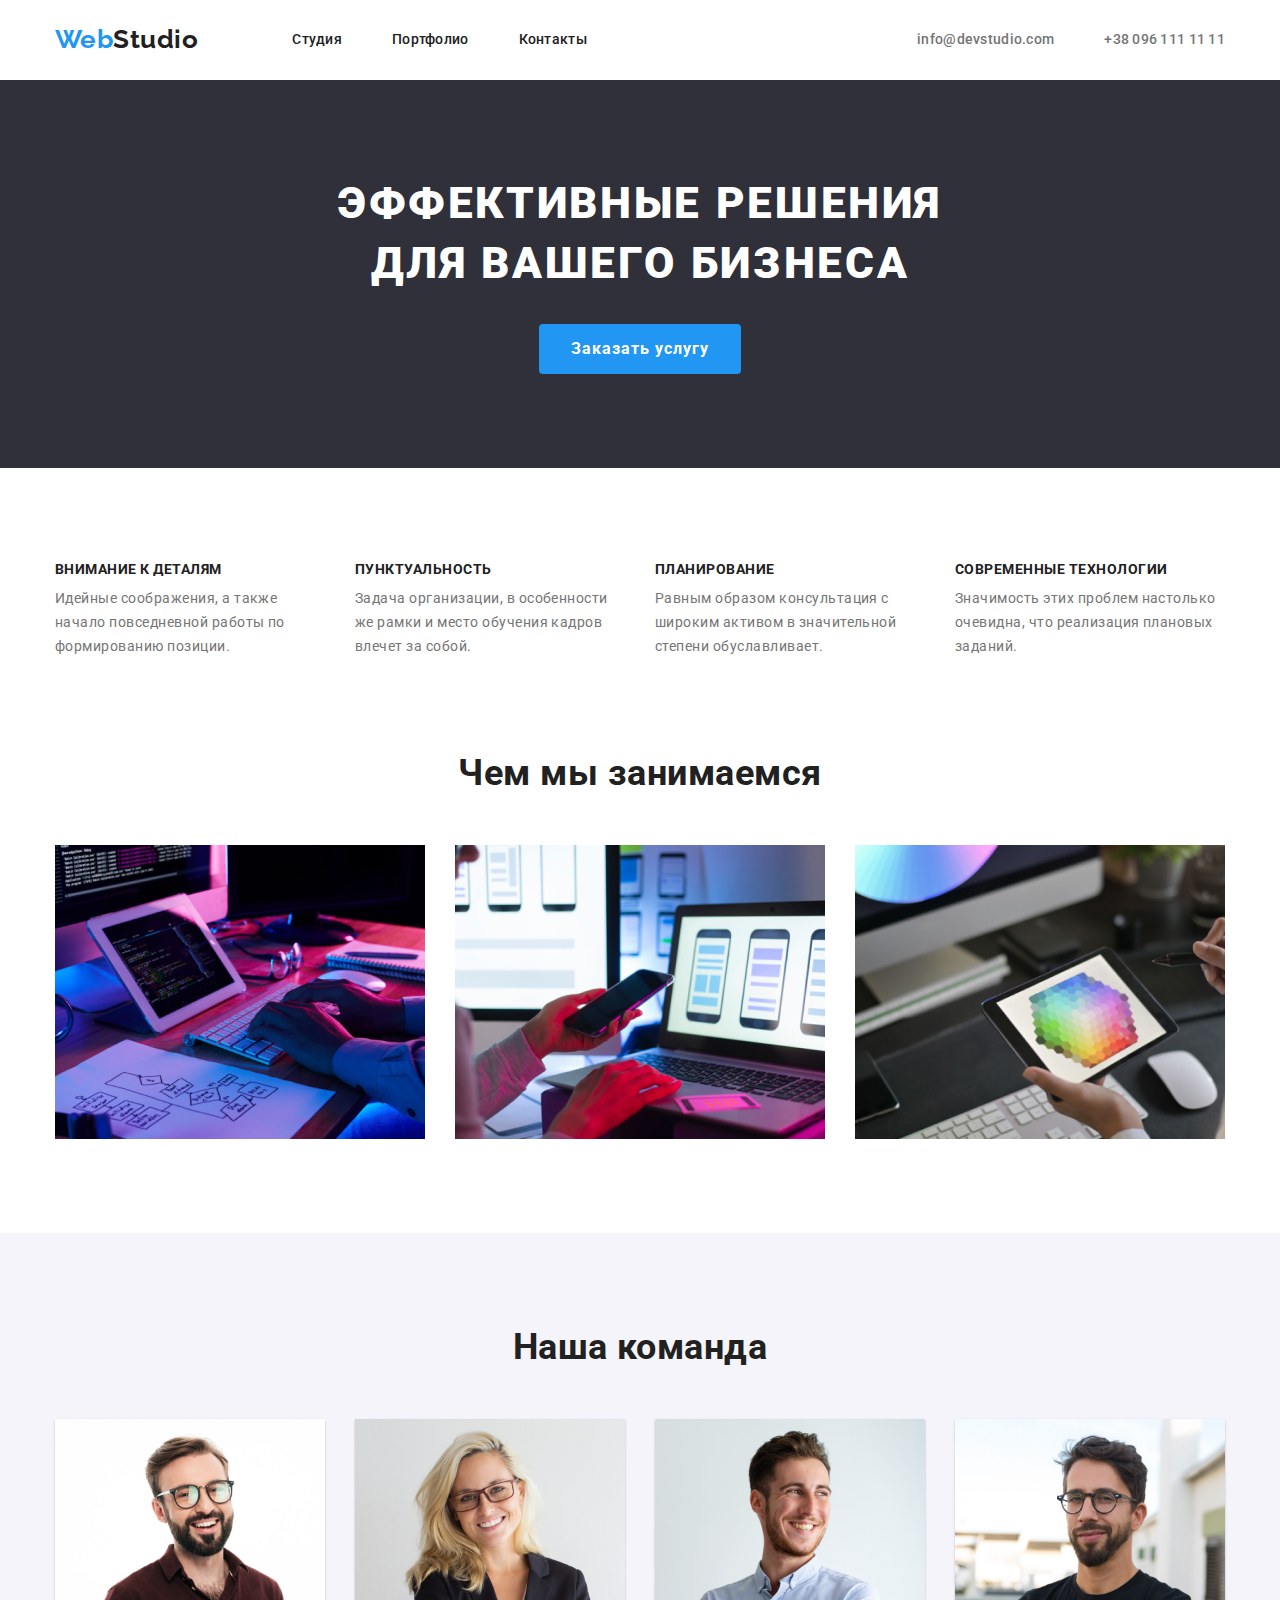
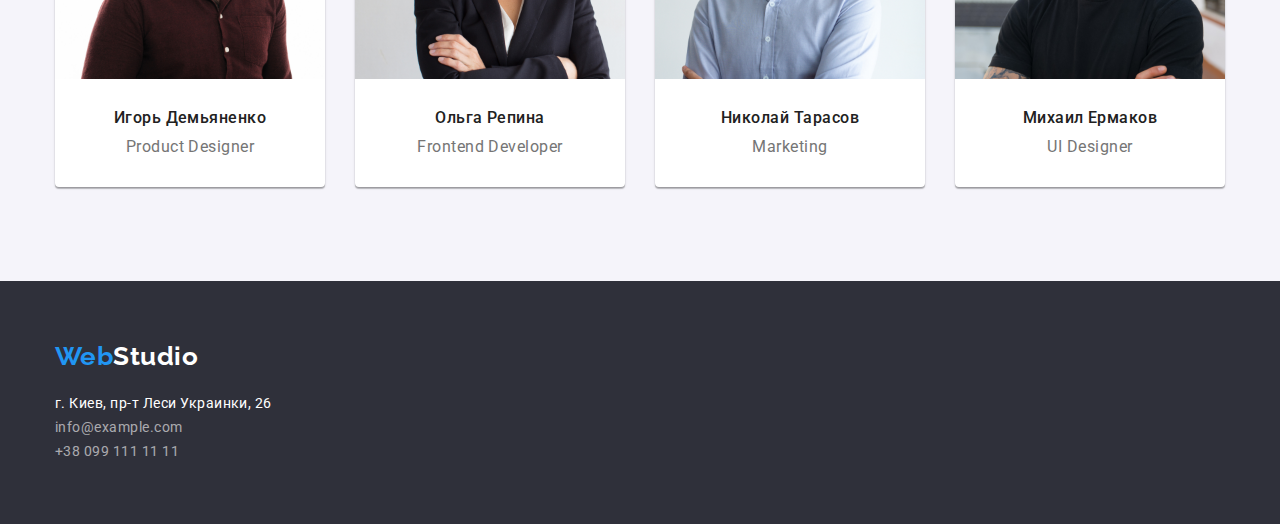
<file: index.html>
<!DOCTYPE html>
<html lang="ru">
<head>
    <meta charset="UTF-8">
    <meta name="viewport" content="width=device-width, initial-scale=1.0">
    <title>Web Studio</title>
    <link href="https://fonts.googleapis.com/css2?family=Raleway:wght@700&family=Roboto:wght@400;500;700;900&display=swap" 
          rel="stylesheet">
    <link rel="stylesheet" href="https://cdnjs.cloudflare.com/ajax/libs/modern-normalize/1.0.0/modern-normalize.min.css">
    <link rel="stylesheet" href="./styles.css">
</head>

<body>     
<!--Шапка-->
    <header class="page-header">
        <div class="container main-nav">
        <nav class="header-nav">
            <a href="./index.html" class="logo"><span class="accent-word">Web</span>Studio</a> 
             <ul class="list site-nav">
              <li class="item"><a href="./index.html" class="link">Студия </a></li>
              <li class="item"><a href="./portfolio.html" class="link">Портфолио</a></li>
              <li class="item"><a href="" class="link">Контакты</a></li>
            </ul>
        </nav>
            <ul class="list contact-nav">
               <li class="item"><a href="" class="link">info@devstudio.com</a></li>
               <li class="item"><a href="" class="link">+38 096 111 11 11</a></li>
            </ul>
        </div>
    </header> 

<!--Герой-->
    <main>       
        <section class="section hero">
            <div class="container">
            <h1 class="hero-title">Эффективные решения <br> для вашего бизнеса</h1>
            <a href="" class="link button">Заказать услугу</a>
            </div>
        </section> 

        <section class="section section-work"> 
          <!-- <h2>Заслуги</h2> --> 
        <div class="container">  
            <ul class="list skills-list">
                <li class="item">
                    <h3 class="title">Внимание к деталям</h3>
                    <p class="text">Идейные соображения, а также начало повседневной работы по формированию позиции.</p>
                </li>
                <li class="item">
                    <h3 class="title">Пунктуальность</h3>
                    <p class="text">Задача организации, в особенности же рамки и место обучения кадров влечет за собой.</p>
                </li>
                <li class="item">
                    <h3 class="title">Планирование</h3>
                    <p class="text">Равным образом консультация с широким активом в значительной степени обуславливает.</p>
                </li>
                <li class="item">
                    <h3 class="title">Современные технологии</h3>
                    <p class="text">Значимость этих проблем настолько очевидна, что реализация плановых заданий.</p>
                </li>
            </ul>
        </div> 
        </section>

 <!--Наша работа-->
    <section class="section">
        <div class="container">
        <h2 class="section-jobchoice-title">Чем мы занимаемся</h2>
        <ul class="list ourjob">
          <li class="item"><img src="./Images/img-1.jpg" alt="Сотрудник делает верстку" Width= 370 /></li>
          <li class="item"><img src="./Images/img-2.jpg" alt="Рабочий делает сайт для мобильного устройства" Width= 370 /></li>
          <li class="item"><img src="./Images/img-3.jpg" alt="Дизайнер определяет цветовую гамму" Width= 370 /></li>
        </ul>
        </div>
    </section>

    <section class="section team">
       <div class="container">
        <h2 class="section-team-title">Наша команда</h2>
        <ul class="list team-list">
        <li class="item"><img src="./Images/foto1.jpg" alt="Игорь Демьяненко" width= 270 /> 
            <h3 class="team-name">Игорь Демьяненко</h3>
            <p class="team-profession">Product Designer</p>
        </li>    
        <li class="item"><img src="./Images/foto2.jpg" alt="Ольга Репина" width= 270 />
            <h3 class="team-name">Ольга Репина</h3>
            <p class="team-profession">Frontend Developer</p>
         <li class="item"><img src="Images/foto3.jpg" alt="Николай Тарасов"  width= 270 />
            <h3 class="team-name">Николай Тарасов</h3>
            <p class="team-profession">Marketing</p>
         </li> 
         <li class="item"><img src="Images/foto4.jpg" alt="Михаил Ермаков" width= 270 />
            <h3 class="team-name">Михаил Ермаков</h3>
            <p class="team-profession">UI Designer</p> 
        </li>  
        </ul>
        </div>
    </section>
  </main> 
<!--Контакты-->
<footer class="footer contact">
    <div class="container"> 
      <a href="./index.html" class="footer-logo"><span class="accent-word">Web</span>Studio</a> 
      <address class="address">
            г. Киев, пр-т Леси Украинки, 26<br />
            <a href="" class="footer-contacts link">info@example.com</a> <br />
            <a href="" class="footer-contacts link">+38 099 111 11 11</a> 
      </address>
    </div> 
</footer> 
</body> 
</html>
</file>
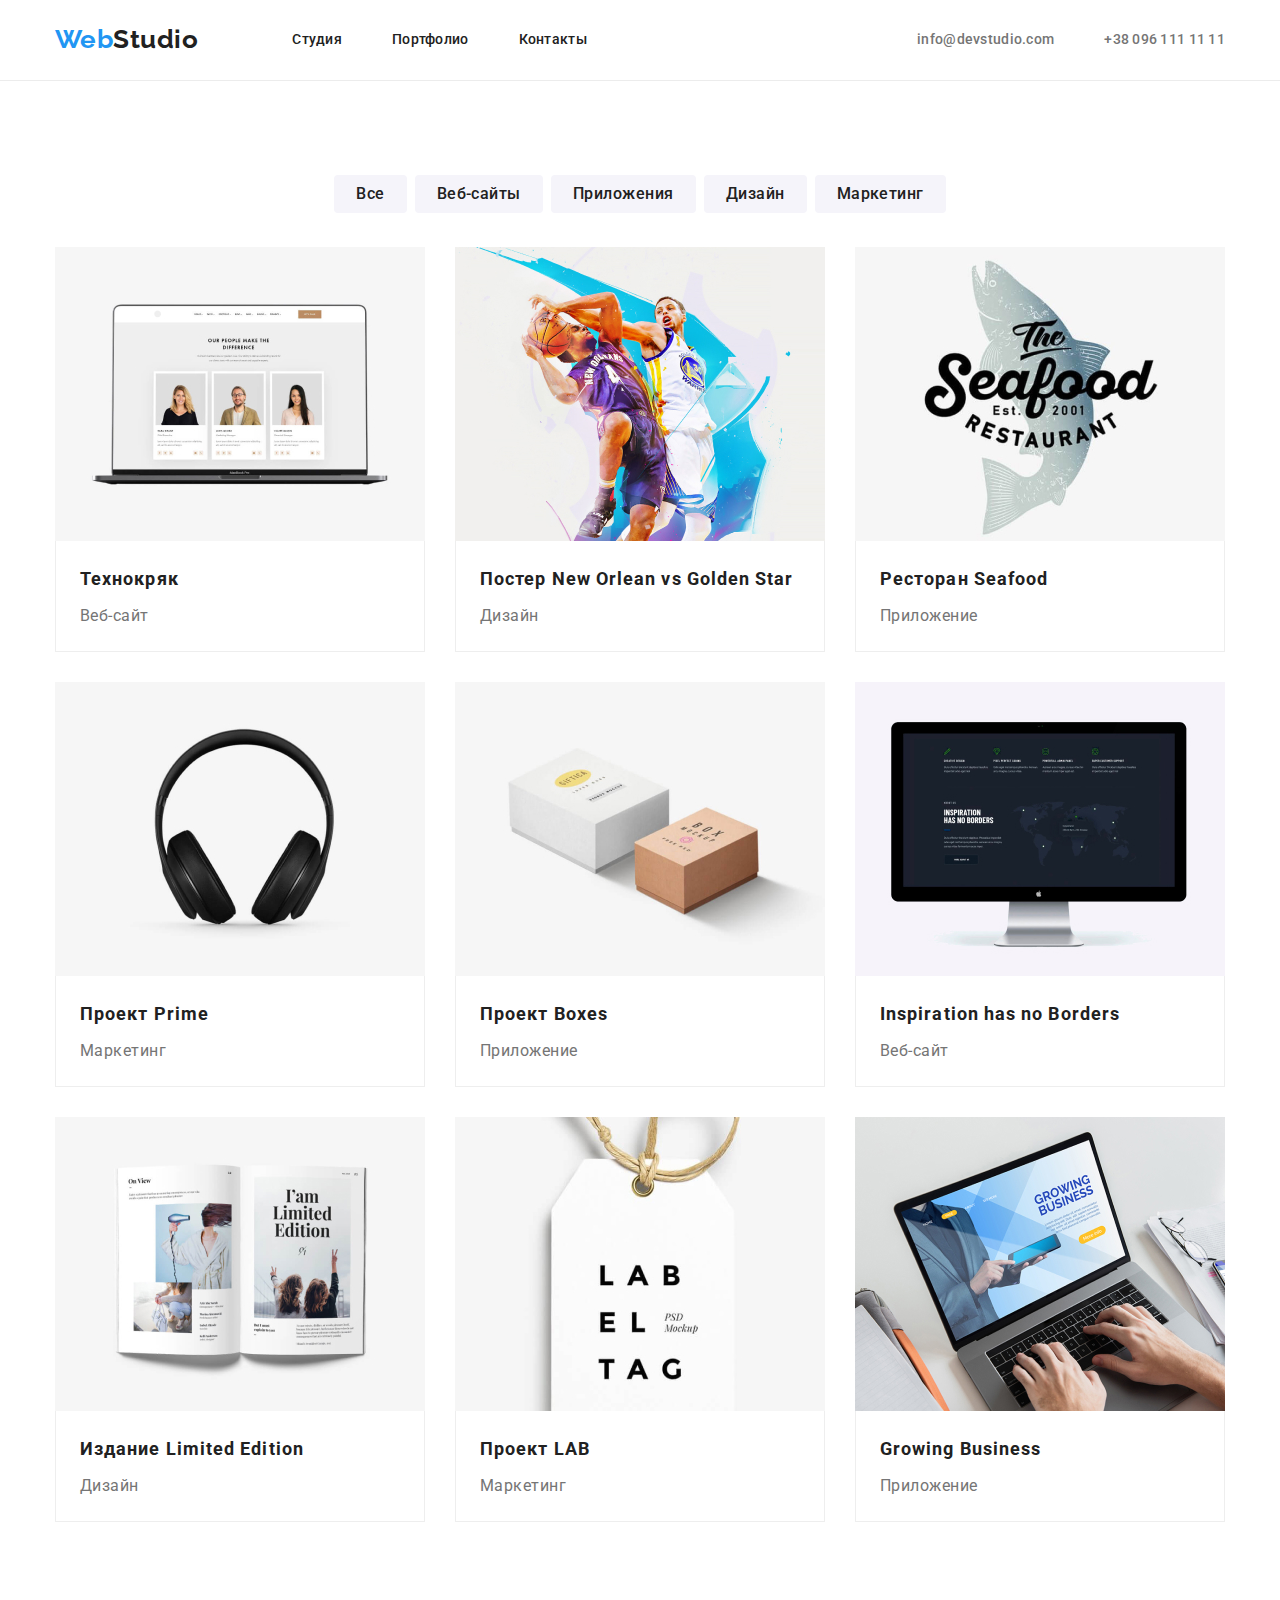
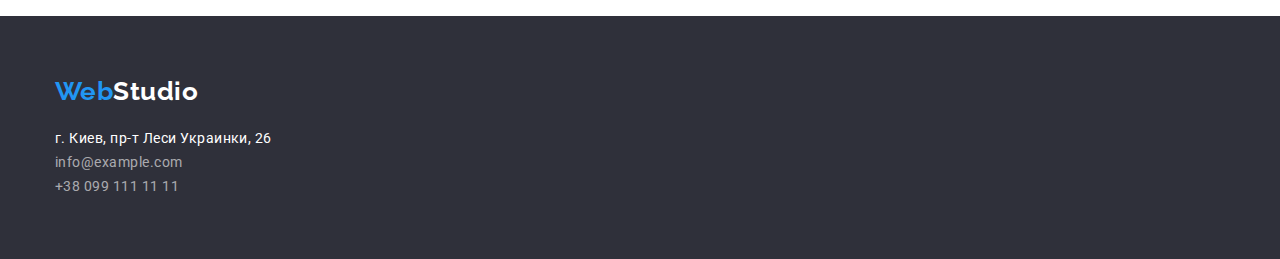
<file: portfolio.html>
<!DOCTYPE html>
<html lang="ru">
<head>
    <meta charset="UTF-8">
    <meta name="viewport" content="width=device-width, initial-scale=1.0">
    <title>Web Studio</title>
    <link href="https://fonts.googleapis.com/css2?family=Raleway:wght@700&family=Roboto:wght@400;500;700;900&display=swap" 
          rel="stylesheet">
    <link rel="stylesheet" href="https://cdnjs.cloudflare.com/ajax/libs/modern-normalize/1.0.0/modern-normalize.min.css">
    <link rel="stylesheet" href="./styles.css">
</head>

<body>
<!--Шапка-->
    <header class="border-bottom">
      <div class="container main-nav">
        <nav class="header-nav">
            <a href="./index.html" class="logo"><span class="accent-word">Web</span>Studio</a> 
             <ul class="list site-nav">
              <li class="item"><a href="index.html" class="link">Студия </a></li>
              <li class="item"><a href="./portfolio.html" class="link">Портфолио</a></li>
              <li class="item"><a href="" class="link">Контакты</a></li>
            </ul>
        </nav>
             <ul class="list contact-nav">
               <li class="item"><a href="" class="link">info@devstudio.com</a></li>
               <li class="item"><a href="" class="link">+38 096 111 11 11</a></li>
            </ul>
       </div>     
    </header> 

    <!--Герой-->
    <main> 
       <section class="section section-portfolio">
    <!--<h1>Портфолио</h1>-->
    <div class="container list-examples">
    <ul class="list button-list">
    <li class="item"><a href="" class="button1">Все</a></li>
    <li class="item"><a href="" class="button1">Веб-сайты</a></li>
    <li class="item"><a href="" class="button1">Приложения</a></li>
    <li class="item"><a href="" class="button1">Дизайн</a></li>
    <li class="item"><a href="" class="button1">Маркетинг</a></li>
   </ul>
        <ul class="list examples">
            <li class="item"><img src="./Images/img.p.jpg" alt="Ноутбук открытый" 
                     width=370
                     height=294 />
            <div class="border-text">                  
                 <h2 class="name-project">Технокряк</h2> 
                  <p class="description">Веб-сайт</p> 
           </div>
            </li>
            <li class="item"><img src="./Images/img-2p.jpg" alt="Баскетболисты играют" 
                     width=370
                     height=294 />
           <div class="border-text">                     
                <h2 class="name-project">Постер New Orlean vs Golden Star</h2> 
                 <p class="description">Дизайн</p> 
           </div>
            </li>
           <li class="item"><img src="./Images/img-3p.jpg" alt="The seafood restaurant Рыба" 
                     width=370
                     height=294 />
           <div class="border-text">                  
                <h2 class="name-project">Ресторан Seafood</h2>
                 <p class="description">Приложение</p>
           </div>
           </li>
           <li class="item"><img src="./Images/img-4p.jpg" alt="Наушники" 
                     width=370
                     height=294 />
            <div class="border-text">
                <h2 class="name-project">Проект Prime</h2>
                 <p class="description">Маркетинг</p> 
           </div>
           </li>
           <li class="item"><img src="./Images/img-5p.jpg" alt="Две коробки" 
                     width=370
                     height=294 />
           <div class="border-text">
                <h2 class="name-project">Проект Boxes</h2> 
                 <p class="description">Приложение</p> 
          </div>
           </li>        
           <li class="item"><img src="./Images/img-6p.jpg" alt="Монитор компьютора" 
                     width=370
                     height=294 />
           <div class="border-text">                     
                <h2 class="name-project">Inspiration has no Borders</h2>
                 <p class="description">Веб-сайт</p>
          </div>
           </li>
           <li class="item"><img src="./Images/img-7p.jpg" alt="Открытый журнал" 
                     width=370
                     height=294 />
           <div class="border-text">
                <h2 class="name-project">Издание Limited Edition</h2> 
                 <p class="description">Дизайн</p> 
          </div>
           </li>
           <li class="item"><img src="./Images/img-8p.jpg" alt="Лейба" 
                     width=370
                     height=294 />
           <div class="border-text">
                <h2 class="name-project">Проект LAB</h2>
                 <p class="description">Маркетинг</p>
          </div>
           </li>
           <li class="item"><img src="./Images/img-9p.jpg" alt="Бизнесмен работает на ноутбуке" 
                     width=370
                     height=294 />
           <div class="border-text">                    
                <h2 class="name-project">Growing Business</h2>
                 <p class="description">Приложение</p>
          </div>
           </li>
        </ul>
      </div>
        </section> 
    </main>

    <!--Контакты-->
    <footer class="footer contact">
      <div class="container">
        <a href="./index.html" class="footer-logo"><span class="accent-word">Web</span>Studio</a> 
          <address class="address">
                г. Киев, пр-т Леси Украинки, 26<br />
                <a class="footer-contacts link" href="">info@example.com</a> <br />
                <a class="footer-contacts link" href="">+38 099 111 11 11</a> 
          </address>
      </div>
    </footer> 
    </body> 
    </html>
</file>
<file: styles.css>
/* Root */

:root {
--primary-text-color: #757575;
--title-text-color: #212121;
--accent-color: #2196F3;
--primary-white-color: #ffffff; 
}

html{
box-sizing: border-box;
}
*,
*::before,
*::after {
box-sizing: inherit;
}

/* Body */

body {
margin: 0;

background-color: var(--primary-white-color);
color: var(--primary-text-color);
font-family: Roboto; sans-serif;
letter-spacing: 0.03em;
}

.list {
list-style: none;
margin: 0;
padding: 0;
}

.link {
text-decoration: none;
}

/* Header *//* Logo */

.accent-word {
color: var(--accent-color);
}

.logo {
display: flex;
align-items: center;

color: var(--title-text-color);
font-family: Raleway; sans-serif;
font-weight: 700;
font-size: 26px;
line-height: 1.2;
text-decoration: none;
}

.container {
margin-left: auto;
margin-right: auto;
padding-right: 15px;
padding-left: 15px;
width: 1200px;

/* outline: 2px solid salmon; */
}

.border-bottom {
border-bottom: 1px solid #ececec;
}

.header-nav {
display: flex;
}

.main-nav {
display: flex;
align-items: center;
}

.site-nav .link {
display: block;
padding-top: 32px;
padding-bottom: 32px;

font-weight: 500;
font-size: 14px;
line-height: 1.14;
letter-spacing: 0.02em;
color:var(--title-text-color);
} 

.site-nav {
display: flex;
margin-left: 94px;
}

.site-nav .item + .item {
margin-left: 50px;
}

.contact-nav .link {
display: block;
padding-top: 32px;
padding-bottom: 32px;

font-weight: 500;
font-size: 14px;
line-height: 1.14;
color: var(--primary-text-color);
letter-spacing: 0.02em;
}

.contact-nav {
display: flex;
margin-left: auto;
}

.contact-nav .item + .item {
margin-left: 50px;
}

.site-nav .link:hover,
.site-nav .link:focus {
color: var(--accent-color)
} 

.contact-nav .link:hover,
.contact-nav .link:focus  {
color: var(--accent-color)
}

/* Hero */

.hero {
text-align: center;
background-color: #2F303A;
padding-top: 200px;
padding-bottom: 200px;
}

.hero-title {
margin-top: 0;
margin-bottom: 30px;

font-weight: 900;
font-size: 44px;
line-height: 1.36;
letter-spacing: 0.06em;
text-transform: uppercase;
color: #FFFFFF

}

.button {
display: inline-block;
color: var(--primary-white-color);
background-color: var(--accent-color);

padding: 10px 32px;
border-radius: 4px;

font-weight: 700;
font-size: 16px;
line-height: 1.87;
letter-spacing: 0.06em;


}

/* Skills */
.skills-list {
display: flex;
}

.skills-list .item {
width: 270px;
} 

.skills-list .item:not(:last-child) {
margin-right: 30px;
}

.skills-list .title {
margin: 0;

font-weight: 700;
font-size: 14px;
line-height: 1.14;
text-transform: uppercase;
color: var(--title-text-color);
}

.skills-list .text {
margin-bottom: 0;
margin-top: 10px;
width: 270px;

font-weight: 400;
font-size: 14px;
line-height: 1.71;   
}

/* Section */
 
.section {
padding-top: 94px;
padding-bottom: 94px;
}

.section-work {
padding-bottom: 0;
}

.section-jobchoice-title {
margin-bottom: 50px;
margin-top: 0;

font-weight: 700;
font-size: 36px;
line-height: 1.16;
text-align: center;
color: var(--title-text-color);
}

.ourjob {
display: flex;
}

.ourjob .item + .item {
margin-left: 30px;
}

img {
display: block;
}

.team {
background-color: #F5F4FA;
}

.team-list .item {
box-shadow: 0px 1px 3px rgba(0, 0, 0, 0.12), 0px 1px 1px rgba(0, 0, 0, 0.14), 0px 2px 1px rgba(0, 0, 0, 0.2);
border-radius: 0px 0px 4px 4px;

}
.team-list {
display: flex;
text-align: center;
}

.team-list .item {
width: 370px;
background-color: var(--primary-white-color);
}

.team-list .item:not(:last-child) {
margin-right: 30px;
}

.section-team-title {
margin-top: 0;
margin-bottom: 50px;

font-weight: 700;
font-size: 36px;
line-height: 1.16;
text-align: center;
color: var(--title-text-color);
}


.team-name {
margin-top: 30px;
margin-bottom: 10px;

font-weight: 500;
font-size: 16px;
line-height: 1.18;
color: var(--title-text-color);
}

.team-profession {
margin: 0;
padding-bottom: 30px;

font-weight: 400;
font-size: 16px;
line-height: 1.18;
}

/* Footer-Contact */

.footer {
background-color: #2F303A;
}
.contact {
padding-top: 60px;
padding-bottom: 60px;
}

.accent-word {
color: var(--accent-color);
}

.footer-logo {
margin-top: 0;

color: var(--primary-white-color);
font-family: Raleway; sans-serif;
font-weight: 700;
font-size: 26px;
line-height: 1.2;
text-decoration: none;
list-style: none;
}

.address {
margin-top: 20px;

font-style: normal;
font-weight: 400;
font-size: 14px;
line-height: 1.71;
color: var(--primary-white-color);

}

.footer-contacts {
font-style: normal;    
font-weight: 400;
font-size: 14px;
line-height: 1.71;
color: rgba(255, 255, 255, 0.6);
}


/* Portfolio */

.button1 {
display: inline-block;
padding: 6px 22px;  
border-radius: 4px;

font-style: normal;
font-weight: 500;
font-size: 16px;
line-height: 1.62;
text-decoration: none;
text-align: center;

color: var(--title-text-color);
background-color: #F5F4FA;
}

.button1:hover,
.button1:focus {
background-color: var(--accent-color);
color: var(--primary-white-color);
}

.button-list {
margin-bottom: 34px;

display: flex;
justify-content:center;
}

.button-list .item:not(:last-child) {
margin-right: 8px;
}

/* List-portfolio */



.examples {
display: flex;
flex-wrap: wrap;
margin: -15px;

}

.examples .item {
width: calc((100% - 90px)/3);
margin: 15px;
}

.border-text {
padding: 20px 24px; 

border-right: 1px solid #eeeeee;
border-bottom: 1px solid #eeeeee;
border-left: 1px solid #eeeeee;
}
  
.name-project {
margin-top: 0;
margin-bottom: 4px;

font-weight: 700;
font-size: 18px;
line-height: 2;
letter-spacing: 0.06em;
color: var(--title-text-color);
}

.description {
margin: 0;

font-weight: 400;
font-size: 16px;
line-height: 1.87;
}
</file>
